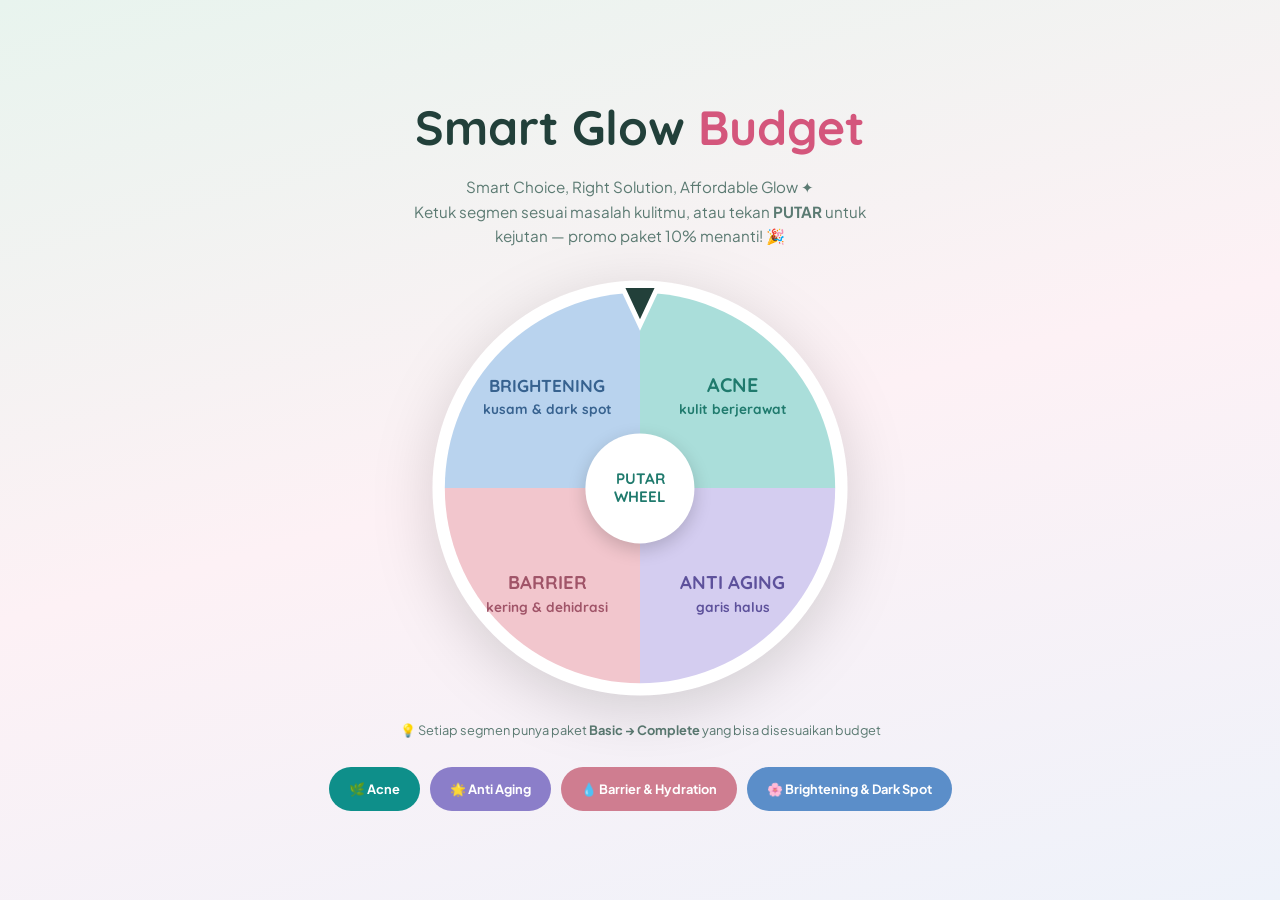
<file: index.html>
<!DOCTYPE html>
<html lang="id">
<head>
<meta charset="UTF-8">
<meta name="viewport" content="width=device-width, initial-scale=1.0">
<title>Smart Glow Budget — Putar Wheel & Temukan Solusi Kulitmu</title>
<meta name="description" content="Pilih skin problem kamu, putar wheel, dan temukan paket skincare Wardah sesuai budget. Promo paket 10%!">
<link rel="preconnect" href="https://fonts.googleapis.com">
<link rel="preconnect" href="https://fonts.gstatic.com" crossorigin>
<link href="https://fonts.googleapis.com/css2?family=Quicksand:wght@500;600;700&family=Plus+Jakarta+Sans:wght@400;500;600;700;800&display=swap" rel="stylesheet">
<link rel="stylesheet" href="style.css">
</head>
<body>

<div class="landing">
  <h1>Smart Glow <em style="font-style:normal;color:#d4567c">Budget</em></h1>
  <p class="sub">Smart Choice, Right Solution, Affordable Glow ✦<br>Ketuk segmen sesuai masalah kulitmu, atau tekan <strong>PUTAR</strong> untuk kejutan — promo paket 10% menanti! 🎉</p>

  <div class="wheel-box">
    <svg viewBox="0 0 340 340" xmlns="http://www.w3.org/2000/svg">
      <circle cx="170" cy="170" r="168" fill="#ffffff"/>
      <g class="wheel-rot" id="wheelRot">
        <g transform="translate(170,170)">
          <path class="seg" data-href="acne.html" d="M0,0 L0,-158 A158,158 0 0 1 158,0 Z" fill="#aadeda"/>
          <path class="seg" data-href="anti-aging.html" d="M0,0 L158,0 A158,158 0 0 1 0,158 Z" fill="#d4cdf0"/>
          <path class="seg" data-href="barrier.html" d="M0,0 L0,158 A158,158 0 0 1 -158,0 Z" fill="#f2c6cd"/>
          <path class="seg" data-href="brightening.html" d="M0,0 L-158,0 A158,158 0 0 1 0,-158 Z" fill="#b9d3ee"/>
        </g>
        <g font-family="Quicksand,sans-serif" font-weight="700" text-anchor="middle" pointer-events="none">
          <text x="245" y="92" font-size="16" fill="#1f7a6d">ACNE</text>
          <text x="245" y="110" font-size="11" fill="#1f7a6d">kulit berjerawat</text>
          <text x="245" y="252" font-size="15" fill="#5d519b">ANTI AGING</text>
          <text x="245" y="270" font-size="11" fill="#5d519b">garis halus</text>
          <text x="95" y="252" font-size="15" fill="#a05468">BARRIER</text>
          <text x="95" y="270" font-size="11" fill="#a05468">kering &amp; dehidrasi</text>
          <text x="95" y="92" font-size="14" fill="#37628f">BRIGHTENING</text>
          <text x="95" y="110" font-size="11" fill="#37628f">kusam &amp; dark spot</text>
        </g>
      </g>
      <path d="M155,6 h30 l-15,32 Z" fill="#22403a" stroke="#ffffff" stroke-width="4"/>
    </svg>
    <button class="spin-btn" id="spinBtn">PUTAR<br>WHEEL</button>
  </div>

  <p class="hint">💡 Setiap segmen punya paket <strong>Basic → Complete</strong> yang bisa disesuaikan budget</p>

  <div class="seg-links">
    <a class="seg-link" style="background:#0e8f8a" href="acne.html">🌿 Acne</a>
    <a class="seg-link" style="background:#8b7ec9" href="anti-aging.html">🌟 Anti Aging</a>
    <a class="seg-link" style="background:#cf7d90" href="barrier.html">💧 Barrier &amp; Hydration</a>
    <a class="seg-link" style="background:#5b8ec9" href="brightening.html">🌸 Brightening &amp; Dark Spot</a>
  </div>
</div>

<script>
const segs = [
  {href:"acne.html",       mid:45},   /* sudut tengah segmen (searah jarum jam dari atas) */
  {href:"anti-aging.html", mid:135},
  {href:"barrier.html", mid:225},
  {href:"brightening.html",mid:315}
];
document.querySelectorAll(".seg").forEach(s=>{
  s.addEventListener("click", ()=>{ window.location.href = s.dataset.href; });
});
let spinning = false;
document.getElementById("spinBtn").addEventListener("click", ()=>{
  if(spinning) return;
  spinning = true;
  const pick = segs[Math.floor(Math.random()*segs.length)];
  /* pointer di atas (0°). Putar sehingga tengah segmen terpilih berada di atas */
  const target = 360*5 + (360 - pick.mid);
  const rot = document.getElementById("wheelRot");
  rot.style.transform = `rotate(${target}deg)`;
  setTimeout(()=>{ window.location.href = pick.href; }, 4300);
});
</script>
</body>
</html>
</file>
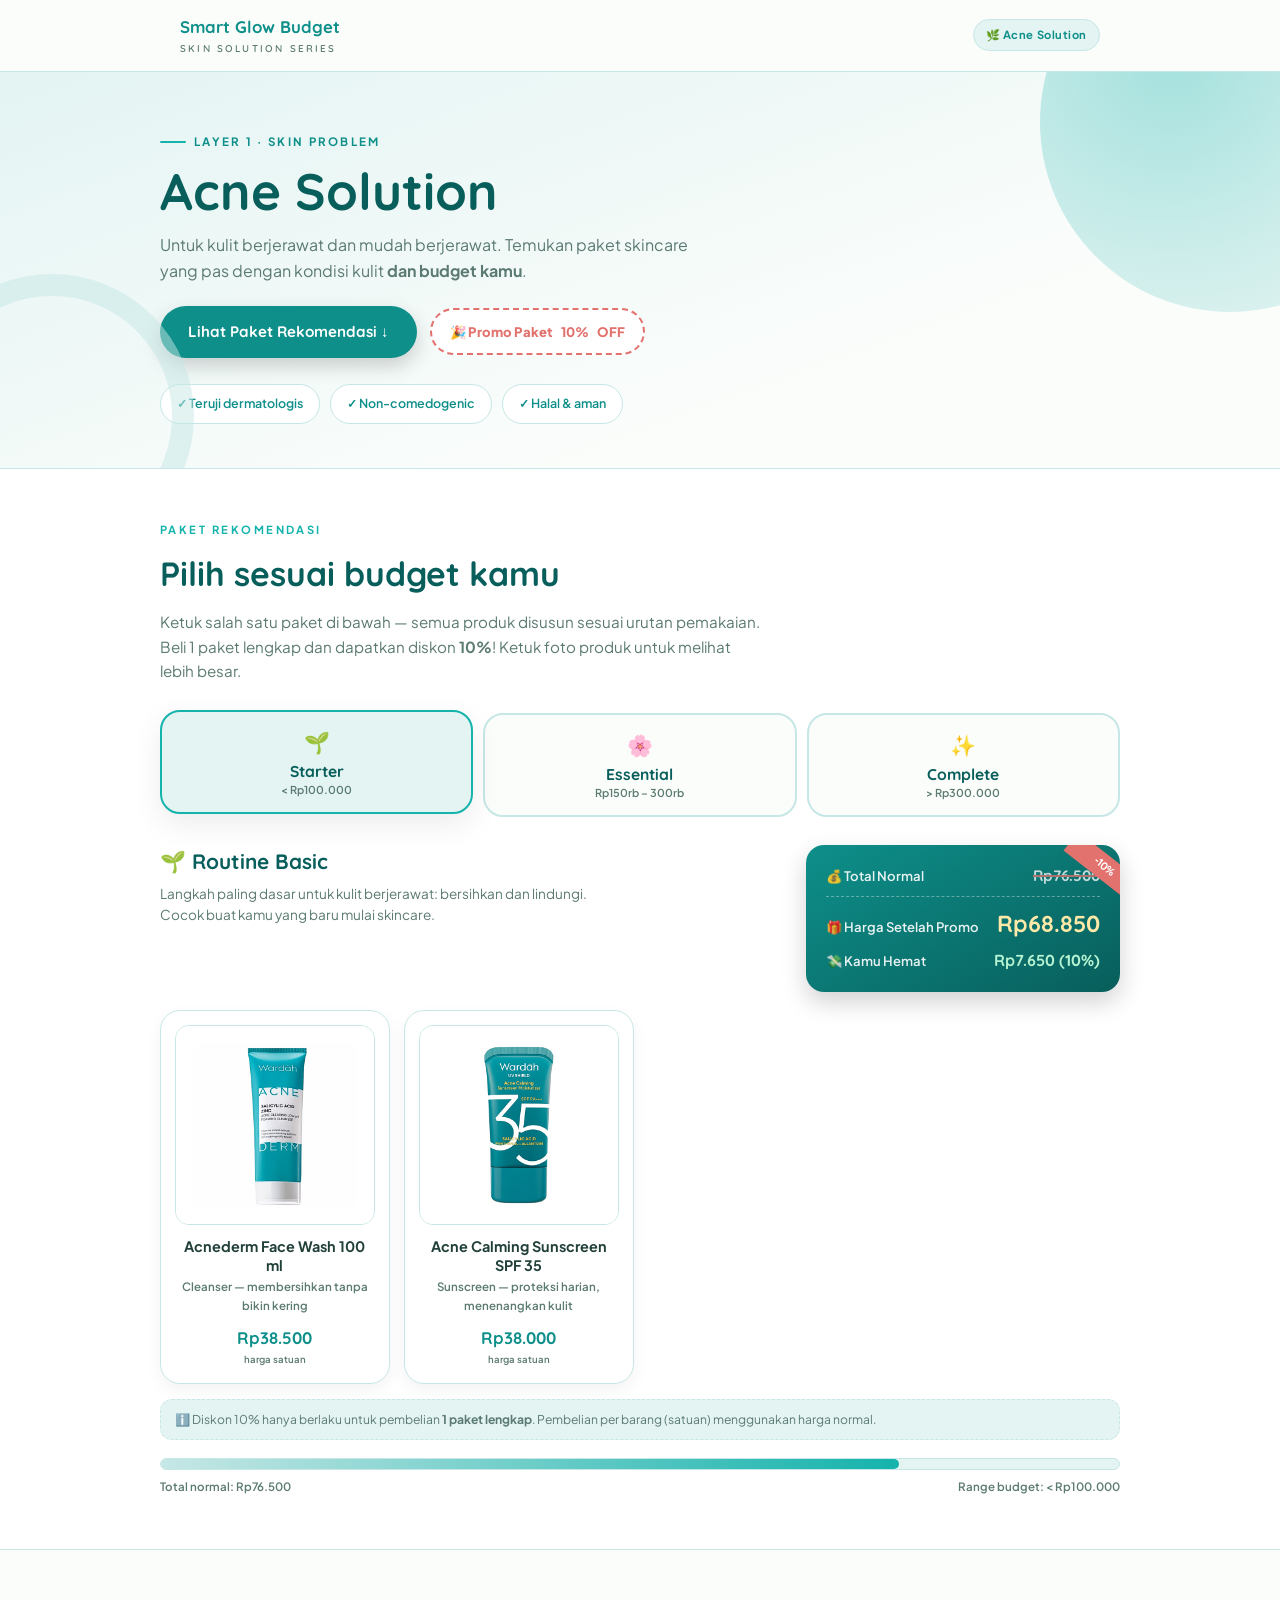
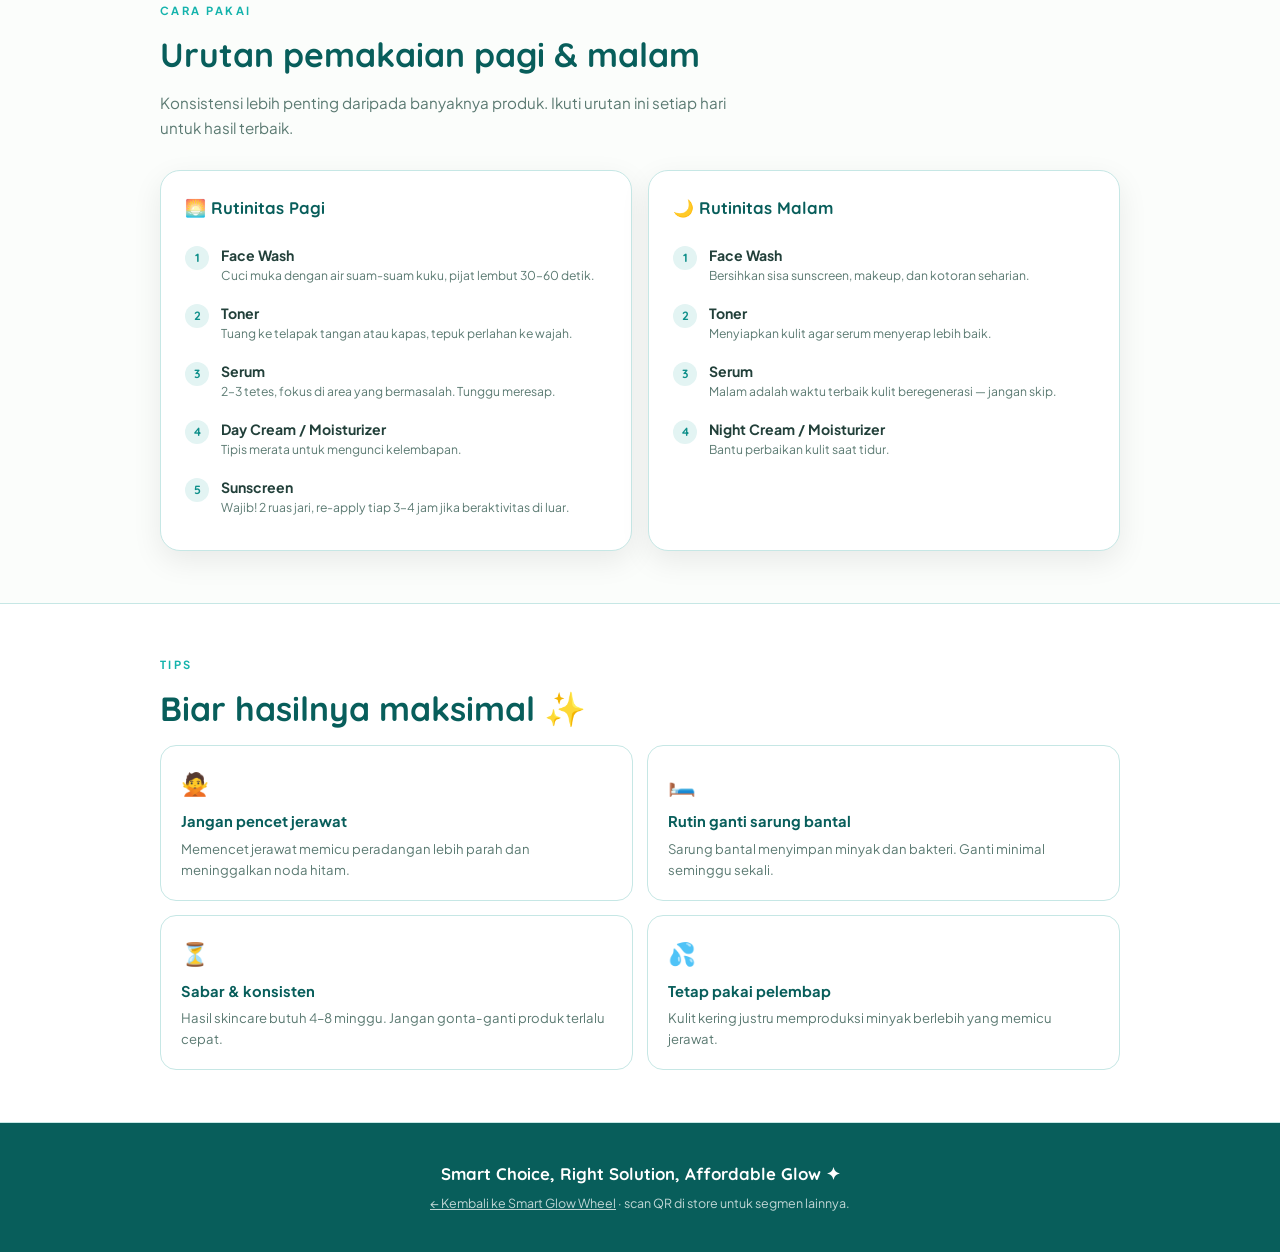
<file: acne.html>
<!DOCTYPE html>
<html lang="id">
<head>
<meta charset="UTF-8">
<meta name="viewport" content="width=device-width, initial-scale=1.0">
<title>Acne Solution — Smart Glow Budget</title>
<meta name="description" content="Rekomendasi paket skincare Wardah sesuai budget kamu — promo paket 10%.">
<link rel="preconnect" href="https://fonts.googleapis.com">
<link rel="preconnect" href="https://fonts.gstatic.com" crossorigin>
<link href="https://fonts.googleapis.com/css2?family=Quicksand:wght@500;600;700&family=Plus+Jakarta+Sans:wght@400;500;600;700;800&display=swap" rel="stylesheet">
<link rel="stylesheet" href="style.css">
</head>
<body data-segment="acne">

<header>
  <div class="header-inner">
    <a class="brand" href="index.html">Smart Glow Budget<small>Skin Solution Series</small></a>
    <span class="header-tag"><span data-seg-emoji></span> <span data-seg-nama></span></span>
  </div>
</header>

<div class="hero">
  <div class="hero-inner">
    <span class="hero-eyebrow">Layer 1 · Skin Problem</span>
    <h1><span data-seg-nama></span></h1>
    <p class="lead"><span data-seg-desc></span>. Temukan paket skincare yang pas dengan kondisi kulit <strong>dan budget kamu</strong>.</p>
    <a href="#paket" class="hero-cta">Lihat Paket Rekomendasi ↓</a>
    <span class="promo-banner">🎉 Promo Paket <span data-promo-pct></span> OFF</span>
    <div class="hero-facts">
      <span class="fact">✓ Teruji dermatologis</span>
      <span class="fact">✓ Non-comedogenic</span>
      <span class="fact">✓ Halal & aman</span>
    </div>
  </div>
</div>

<section class="tiers" id="paket">
  <div class="wrap">
    <p class="sec-eyebrow">Paket Rekomendasi</p>
    <h2 class="sec-title">Pilih sesuai budget kamu</h2>
    <p class="sec-desc">Ketuk salah satu paket di bawah — semua produk disusun sesuai urutan pemakaian. Beli 1 paket lengkap dan dapatkan diskon <strong data-promo-pct></strong>! Ketuk foto produk untuk melihat lebih besar.</p>
    <div class="tier-tabs" id="tier-tabs" role="tablist" aria-label="Pilihan paket"></div>
    <div id="tier-panels"></div>
  </div>
</section>

<section>
  <div class="wrap">
    <p class="sec-eyebrow">Cara Pakai</p>
    <h2 class="sec-title">Urutan pemakaian pagi & malam</h2>
    <p class="sec-desc">Konsistensi lebih penting daripada banyaknya produk. Ikuti urutan ini setiap hari untuk hasil terbaik.</p>
    <div class="routine-grid">
      <div class="routine-card">
        <h3>🌅 Rutinitas Pagi</h3>
        <ol>
          <li><span><strong>Face Wash</strong><small>Cuci muka dengan air suam-suam kuku, pijat lembut 30–60 detik.</small></span></li>
          <li><span><strong>Toner</strong><small>Tuang ke telapak tangan atau kapas, tepuk perlahan ke wajah.</small></span></li>
          <li><span><strong>Serum</strong><small>2–3 tetes, fokus di area yang bermasalah. Tunggu meresap.</small></span></li>
          <li><span><strong>Day Cream / Moisturizer</strong><small>Tipis merata untuk mengunci kelembapan.</small></span></li>
          <li><span><strong>Sunscreen</strong><small>Wajib! 2 ruas jari, re-apply tiap 3–4 jam jika beraktivitas di luar.</small></span></li>
        </ol>
      </div>
      <div class="routine-card">
        <h3>🌙 Rutinitas Malam</h3>
        <ol>
          <li><span><strong>Face Wash</strong><small>Bersihkan sisa sunscreen, makeup, dan kotoran seharian.</small></span></li>
          <li><span><strong>Toner</strong><small>Menyiapkan kulit agar serum menyerap lebih baik.</small></span></li>
          <li><span><strong>Serum</strong><small>Malam adalah waktu terbaik kulit beregenerasi — jangan skip.</small></span></li>
          <li><span><strong>Night Cream / Moisturizer</strong><small>Bantu perbaikan kulit saat tidur.</small></span></li>
        </ol>
      </div>
    </div>
  </div>
</section>

<section style="background:#fff;border-top:1px solid var(--border);border-bottom:1px solid var(--border)">
  <div class="wrap">
    <p class="sec-eyebrow">Tips</p>
    <h2 class="sec-title">Biar hasilnya maksimal ✨</h2>
    <div class="tips-grid" id="tips-grid"></div>
  </div>
</section>

<footer>
  <div class="f-tag">Smart Choice, Right Solution, Affordable Glow ✦</div>
  <p><a href="index.html">← Kembali ke Smart Glow Wheel</a> · scan QR di store untuk segmen lainnya.</p>
</footer>

<div class="lightbox" id="lightbox">
  <div class="lb-card">
    <div class="lb-img"></div>
    <div class="lb-body">
      <h4 class="lb-title"></h4>
      <p class="lb-sub"></p>
      <div class="lb-price"></div>
      <button class="lb-close">Tutup</button>
    </div>
  </div>
</div>

<script src="data.js"></script>
<script src="app.js"></script>
</body>
</html>
</file>
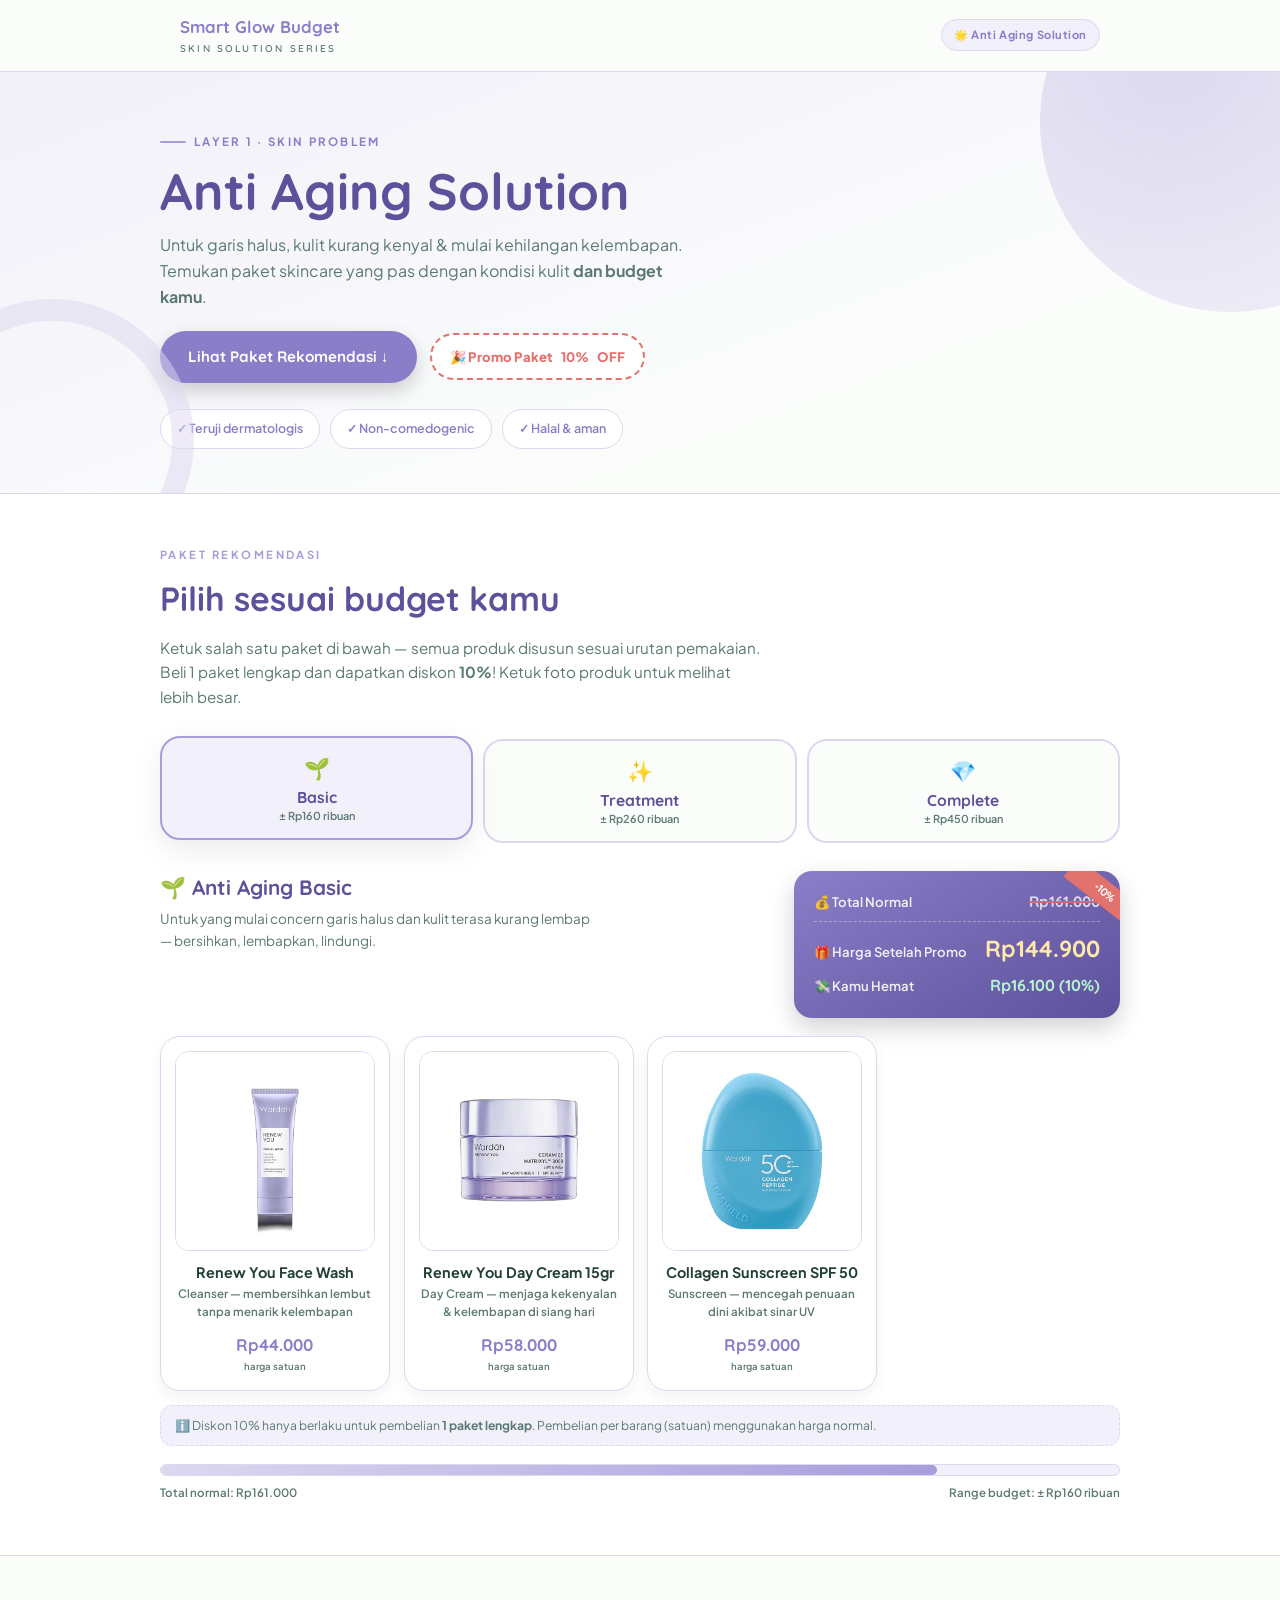
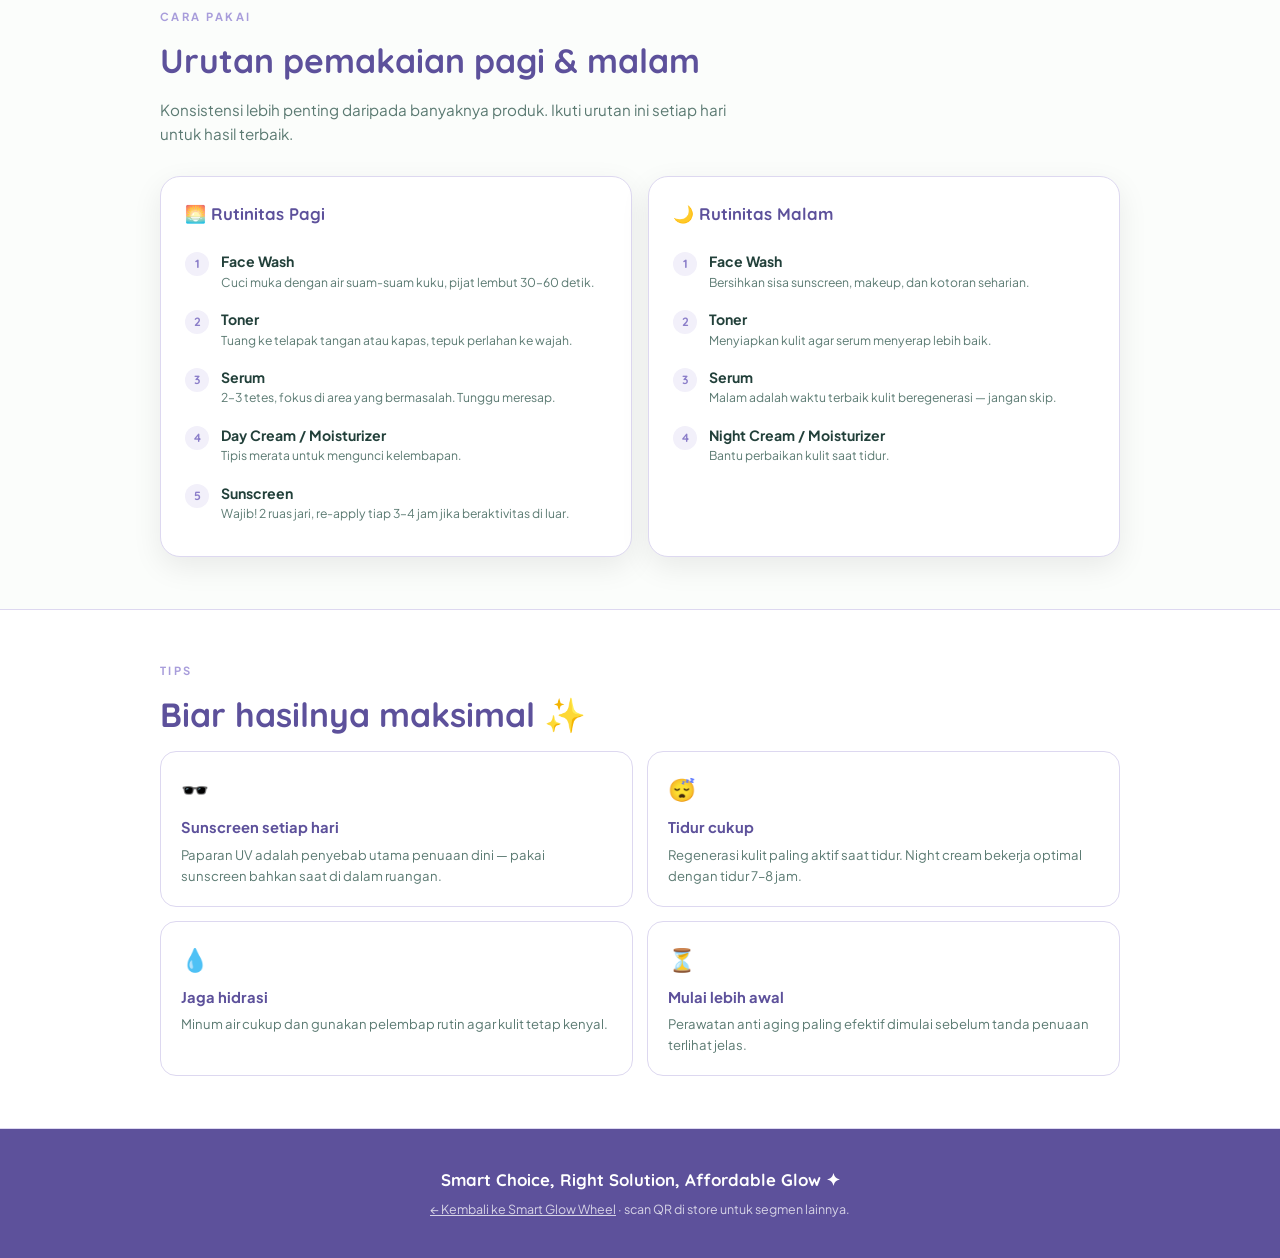
<file: anti-aging.html>
<!DOCTYPE html>
<html lang="id">
<head>
<meta charset="UTF-8">
<meta name="viewport" content="width=device-width, initial-scale=1.0">
<title>Anti Aging Solution — Smart Glow Budget</title>
<meta name="description" content="Rekomendasi paket skincare Wardah sesuai budget kamu — promo paket 10%.">
<link rel="preconnect" href="https://fonts.googleapis.com">
<link rel="preconnect" href="https://fonts.gstatic.com" crossorigin>
<link href="https://fonts.googleapis.com/css2?family=Quicksand:wght@500;600;700&family=Plus+Jakarta+Sans:wght@400;500;600;700;800&display=swap" rel="stylesheet">
<link rel="stylesheet" href="style.css">
</head>
<body data-segment="anti-aging">

<header>
  <div class="header-inner">
    <a class="brand" href="index.html">Smart Glow Budget<small>Skin Solution Series</small></a>
    <span class="header-tag"><span data-seg-emoji></span> <span data-seg-nama></span></span>
  </div>
</header>

<div class="hero">
  <div class="hero-inner">
    <span class="hero-eyebrow">Layer 1 · Skin Problem</span>
    <h1><span data-seg-nama></span></h1>
    <p class="lead"><span data-seg-desc></span>. Temukan paket skincare yang pas dengan kondisi kulit <strong>dan budget kamu</strong>.</p>
    <a href="#paket" class="hero-cta">Lihat Paket Rekomendasi ↓</a>
    <span class="promo-banner">🎉 Promo Paket <span data-promo-pct></span> OFF</span>
    <div class="hero-facts">
      <span class="fact">✓ Teruji dermatologis</span>
      <span class="fact">✓ Non-comedogenic</span>
      <span class="fact">✓ Halal & aman</span>
    </div>
  </div>
</div>

<section class="tiers" id="paket">
  <div class="wrap">
    <p class="sec-eyebrow">Paket Rekomendasi</p>
    <h2 class="sec-title">Pilih sesuai budget kamu</h2>
    <p class="sec-desc">Ketuk salah satu paket di bawah — semua produk disusun sesuai urutan pemakaian. Beli 1 paket lengkap dan dapatkan diskon <strong data-promo-pct></strong>! Ketuk foto produk untuk melihat lebih besar.</p>
    <div class="tier-tabs" id="tier-tabs" role="tablist" aria-label="Pilihan paket"></div>
    <div id="tier-panels"></div>
  </div>
</section>

<section>
  <div class="wrap">
    <p class="sec-eyebrow">Cara Pakai</p>
    <h2 class="sec-title">Urutan pemakaian pagi & malam</h2>
    <p class="sec-desc">Konsistensi lebih penting daripada banyaknya produk. Ikuti urutan ini setiap hari untuk hasil terbaik.</p>
    <div class="routine-grid">
      <div class="routine-card">
        <h3>🌅 Rutinitas Pagi</h3>
        <ol>
          <li><span><strong>Face Wash</strong><small>Cuci muka dengan air suam-suam kuku, pijat lembut 30–60 detik.</small></span></li>
          <li><span><strong>Toner</strong><small>Tuang ke telapak tangan atau kapas, tepuk perlahan ke wajah.</small></span></li>
          <li><span><strong>Serum</strong><small>2–3 tetes, fokus di area yang bermasalah. Tunggu meresap.</small></span></li>
          <li><span><strong>Day Cream / Moisturizer</strong><small>Tipis merata untuk mengunci kelembapan.</small></span></li>
          <li><span><strong>Sunscreen</strong><small>Wajib! 2 ruas jari, re-apply tiap 3–4 jam jika beraktivitas di luar.</small></span></li>
        </ol>
      </div>
      <div class="routine-card">
        <h3>🌙 Rutinitas Malam</h3>
        <ol>
          <li><span><strong>Face Wash</strong><small>Bersihkan sisa sunscreen, makeup, dan kotoran seharian.</small></span></li>
          <li><span><strong>Toner</strong><small>Menyiapkan kulit agar serum menyerap lebih baik.</small></span></li>
          <li><span><strong>Serum</strong><small>Malam adalah waktu terbaik kulit beregenerasi — jangan skip.</small></span></li>
          <li><span><strong>Night Cream / Moisturizer</strong><small>Bantu perbaikan kulit saat tidur.</small></span></li>
        </ol>
      </div>
    </div>
  </div>
</section>

<section style="background:#fff;border-top:1px solid var(--border);border-bottom:1px solid var(--border)">
  <div class="wrap">
    <p class="sec-eyebrow">Tips</p>
    <h2 class="sec-title">Biar hasilnya maksimal ✨</h2>
    <div class="tips-grid" id="tips-grid"></div>
  </div>
</section>

<footer>
  <div class="f-tag">Smart Choice, Right Solution, Affordable Glow ✦</div>
  <p><a href="index.html">← Kembali ke Smart Glow Wheel</a> · scan QR di store untuk segmen lainnya.</p>
</footer>

<div class="lightbox" id="lightbox">
  <div class="lb-card">
    <div class="lb-img"></div>
    <div class="lb-body">
      <h4 class="lb-title"></h4>
      <p class="lb-sub"></p>
      <div class="lb-price"></div>
      <button class="lb-close">Tutup</button>
    </div>
  </div>
</div>

<script src="data.js"></script>
<script src="app.js"></script>
</body>
</html>
</file>
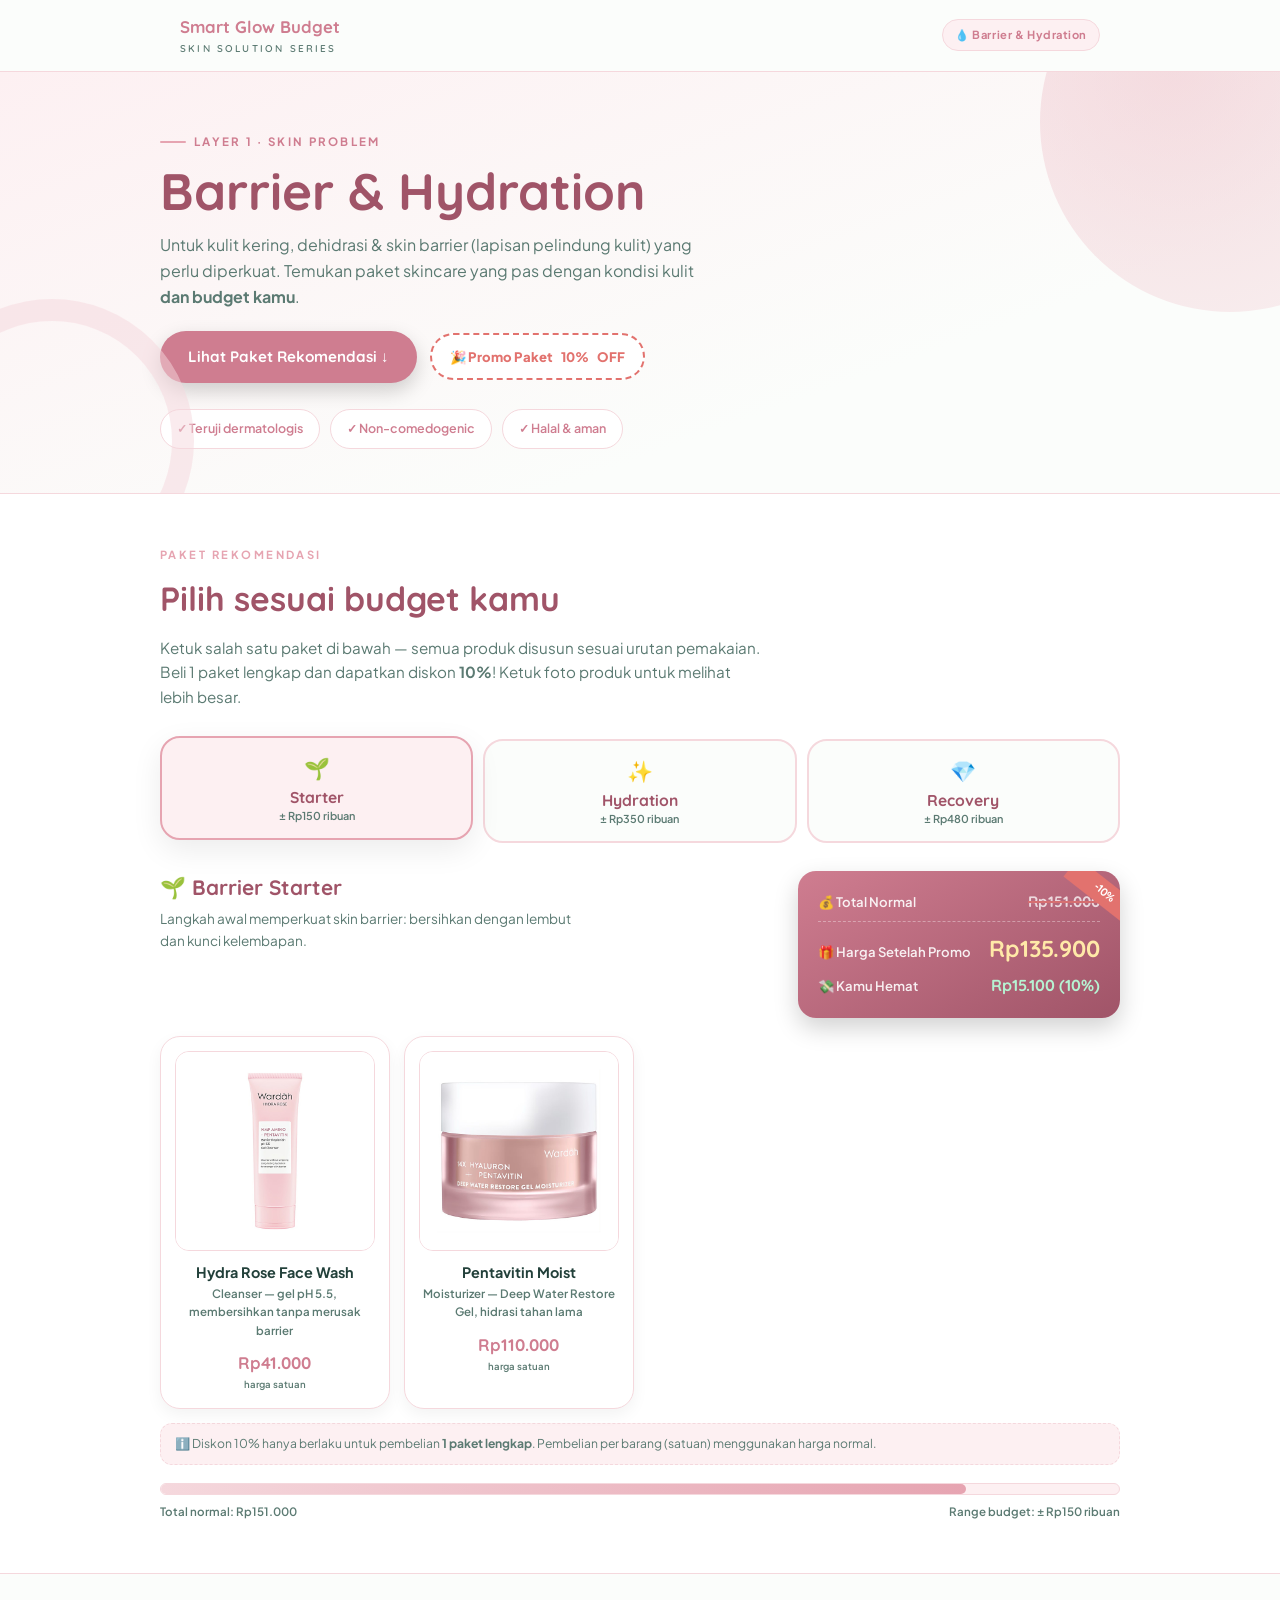
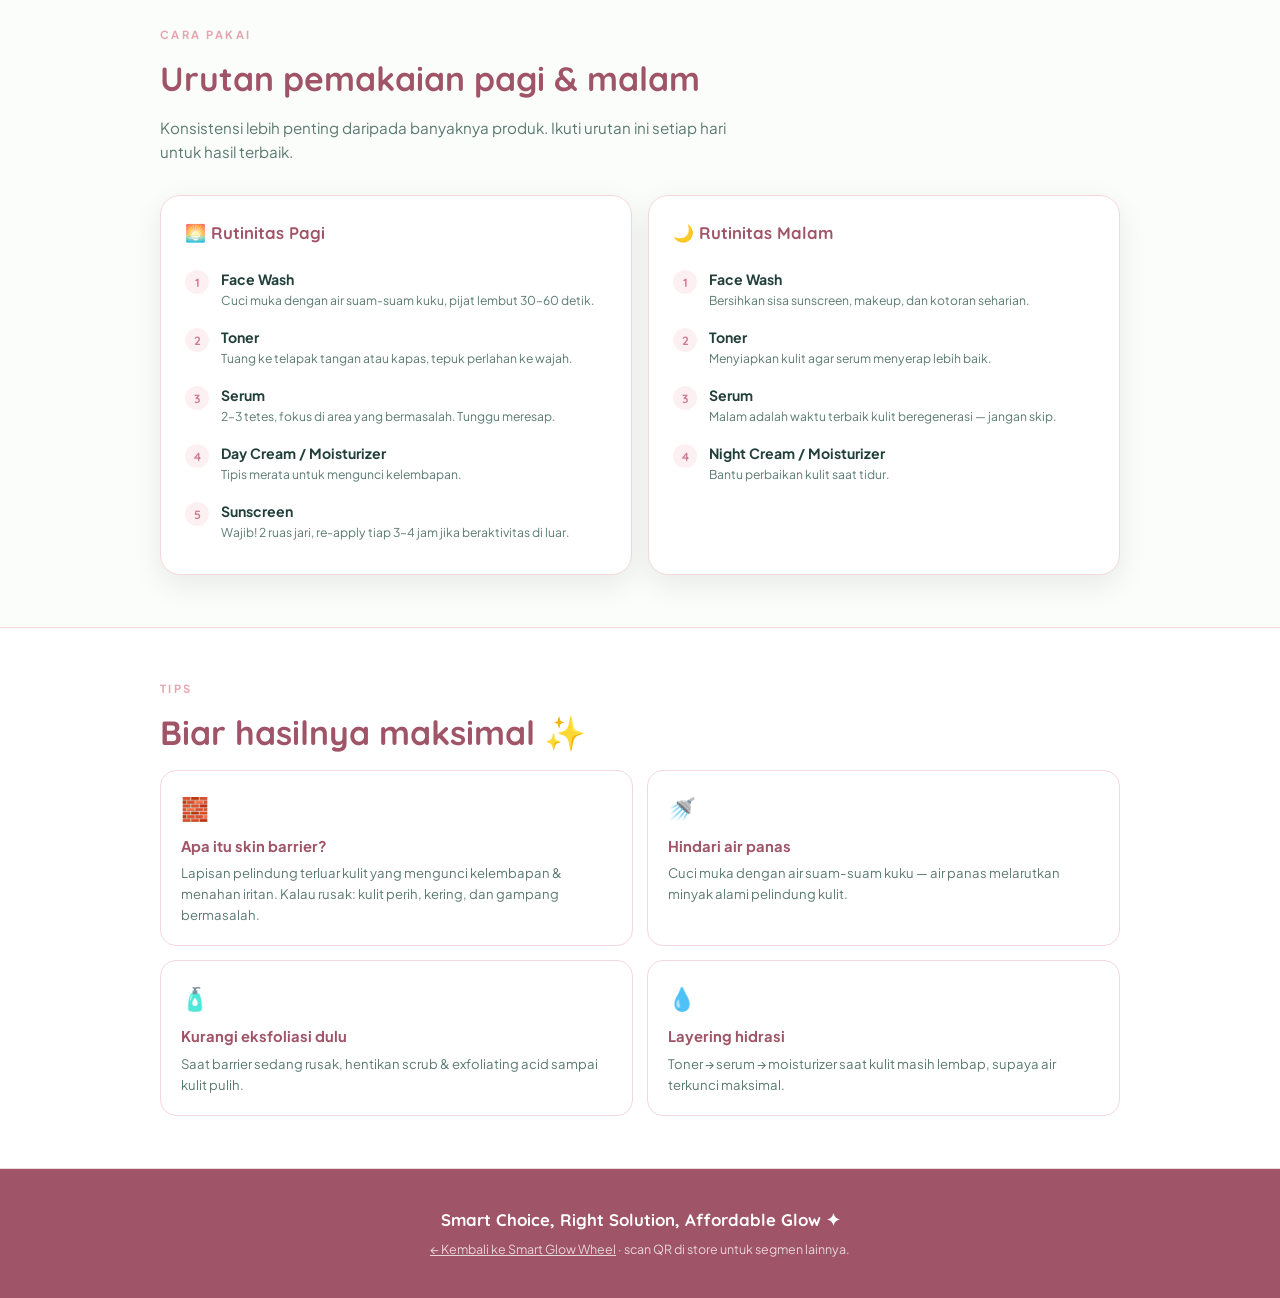
<file: barrier.html>
<!DOCTYPE html>
<html lang="id">
<head>
<meta charset="UTF-8">
<meta name="viewport" content="width=device-width, initial-scale=1.0">
<title>Barrier & Hydration — Smart Glow Budget</title>
<meta name="description" content="Rekomendasi paket skincare Wardah sesuai budget kamu — promo paket 10%.">
<link rel="preconnect" href="https://fonts.googleapis.com">
<link rel="preconnect" href="https://fonts.gstatic.com" crossorigin>
<link href="https://fonts.googleapis.com/css2?family=Quicksand:wght@500;600;700&family=Plus+Jakarta+Sans:wght@400;500;600;700;800&display=swap" rel="stylesheet">
<link rel="stylesheet" href="style.css">
</head>
<body data-segment="barrier">

<header>
  <div class="header-inner">
    <a class="brand" href="index.html">Smart Glow Budget<small>Skin Solution Series</small></a>
    <span class="header-tag"><span data-seg-emoji></span> <span data-seg-nama></span></span>
  </div>
</header>

<div class="hero">
  <div class="hero-inner">
    <span class="hero-eyebrow">Layer 1 · Skin Problem</span>
    <h1><span data-seg-nama></span></h1>
    <p class="lead"><span data-seg-desc></span>. Temukan paket skincare yang pas dengan kondisi kulit <strong>dan budget kamu</strong>.</p>
    <a href="#paket" class="hero-cta">Lihat Paket Rekomendasi ↓</a>
    <span class="promo-banner">🎉 Promo Paket <span data-promo-pct></span> OFF</span>
    <div class="hero-facts">
      <span class="fact">✓ Teruji dermatologis</span>
      <span class="fact">✓ Non-comedogenic</span>
      <span class="fact">✓ Halal & aman</span>
    </div>
  </div>
</div>

<section class="tiers" id="paket">
  <div class="wrap">
    <p class="sec-eyebrow">Paket Rekomendasi</p>
    <h2 class="sec-title">Pilih sesuai budget kamu</h2>
    <p class="sec-desc">Ketuk salah satu paket di bawah — semua produk disusun sesuai urutan pemakaian. Beli 1 paket lengkap dan dapatkan diskon <strong data-promo-pct></strong>! Ketuk foto produk untuk melihat lebih besar.</p>
    <div class="tier-tabs" id="tier-tabs" role="tablist" aria-label="Pilihan paket"></div>
    <div id="tier-panels"></div>
  </div>
</section>

<section>
  <div class="wrap">
    <p class="sec-eyebrow">Cara Pakai</p>
    <h2 class="sec-title">Urutan pemakaian pagi & malam</h2>
    <p class="sec-desc">Konsistensi lebih penting daripada banyaknya produk. Ikuti urutan ini setiap hari untuk hasil terbaik.</p>
    <div class="routine-grid">
      <div class="routine-card">
        <h3>🌅 Rutinitas Pagi</h3>
        <ol>
          <li><span><strong>Face Wash</strong><small>Cuci muka dengan air suam-suam kuku, pijat lembut 30–60 detik.</small></span></li>
          <li><span><strong>Toner</strong><small>Tuang ke telapak tangan atau kapas, tepuk perlahan ke wajah.</small></span></li>
          <li><span><strong>Serum</strong><small>2–3 tetes, fokus di area yang bermasalah. Tunggu meresap.</small></span></li>
          <li><span><strong>Day Cream / Moisturizer</strong><small>Tipis merata untuk mengunci kelembapan.</small></span></li>
          <li><span><strong>Sunscreen</strong><small>Wajib! 2 ruas jari, re-apply tiap 3–4 jam jika beraktivitas di luar.</small></span></li>
        </ol>
      </div>
      <div class="routine-card">
        <h3>🌙 Rutinitas Malam</h3>
        <ol>
          <li><span><strong>Face Wash</strong><small>Bersihkan sisa sunscreen, makeup, dan kotoran seharian.</small></span></li>
          <li><span><strong>Toner</strong><small>Menyiapkan kulit agar serum menyerap lebih baik.</small></span></li>
          <li><span><strong>Serum</strong><small>Malam adalah waktu terbaik kulit beregenerasi — jangan skip.</small></span></li>
          <li><span><strong>Night Cream / Moisturizer</strong><small>Bantu perbaikan kulit saat tidur.</small></span></li>
        </ol>
      </div>
    </div>
  </div>
</section>

<section style="background:#fff;border-top:1px solid var(--border);border-bottom:1px solid var(--border)">
  <div class="wrap">
    <p class="sec-eyebrow">Tips</p>
    <h2 class="sec-title">Biar hasilnya maksimal ✨</h2>
    <div class="tips-grid" id="tips-grid"></div>
  </div>
</section>

<footer>
  <div class="f-tag">Smart Choice, Right Solution, Affordable Glow ✦</div>
  <p><a href="index.html">← Kembali ke Smart Glow Wheel</a> · scan QR di store untuk segmen lainnya.</p>
</footer>

<div class="lightbox" id="lightbox">
  <div class="lb-card">
    <div class="lb-img"></div>
    <div class="lb-body">
      <h4 class="lb-title"></h4>
      <p class="lb-sub"></p>
      <div class="lb-price"></div>
      <button class="lb-close">Tutup</button>
    </div>
  </div>
</div>

<script src="data.js"></script>
<script src="app.js"></script>
</body>
</html>
</file>
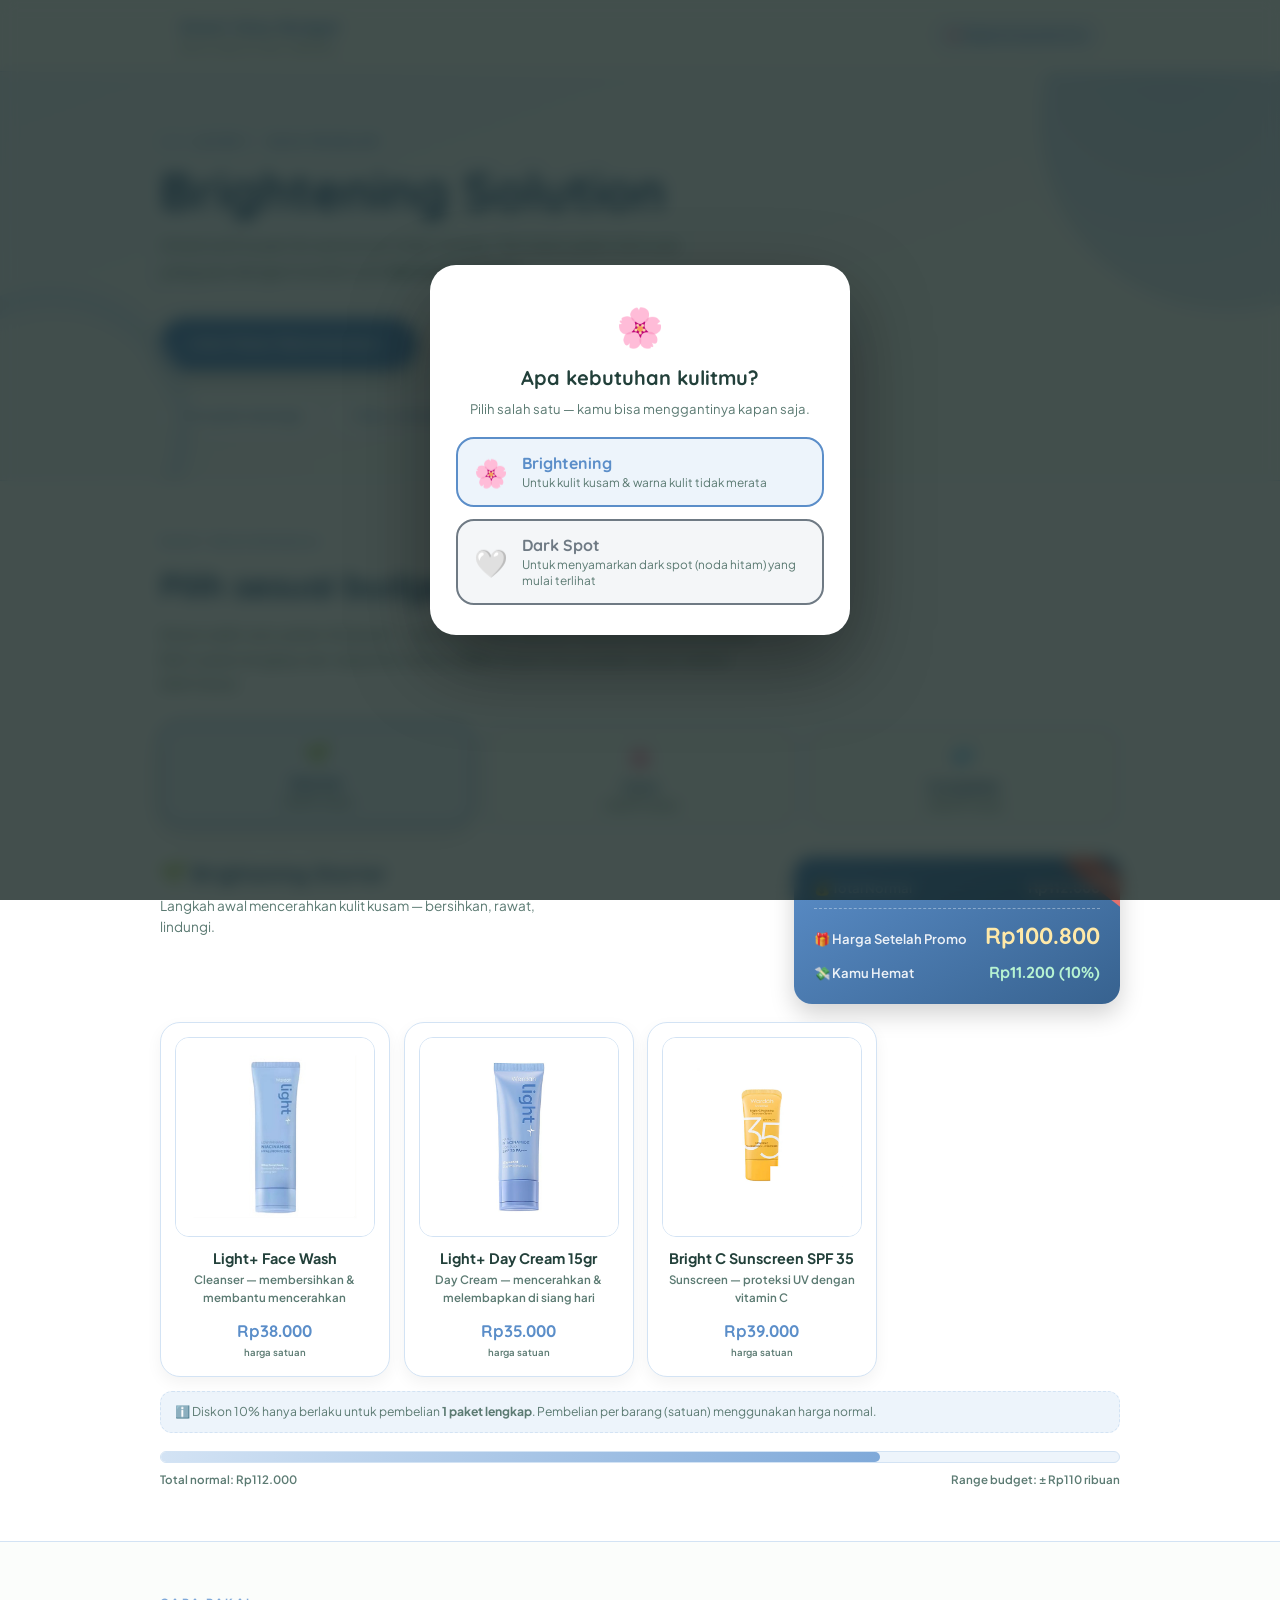
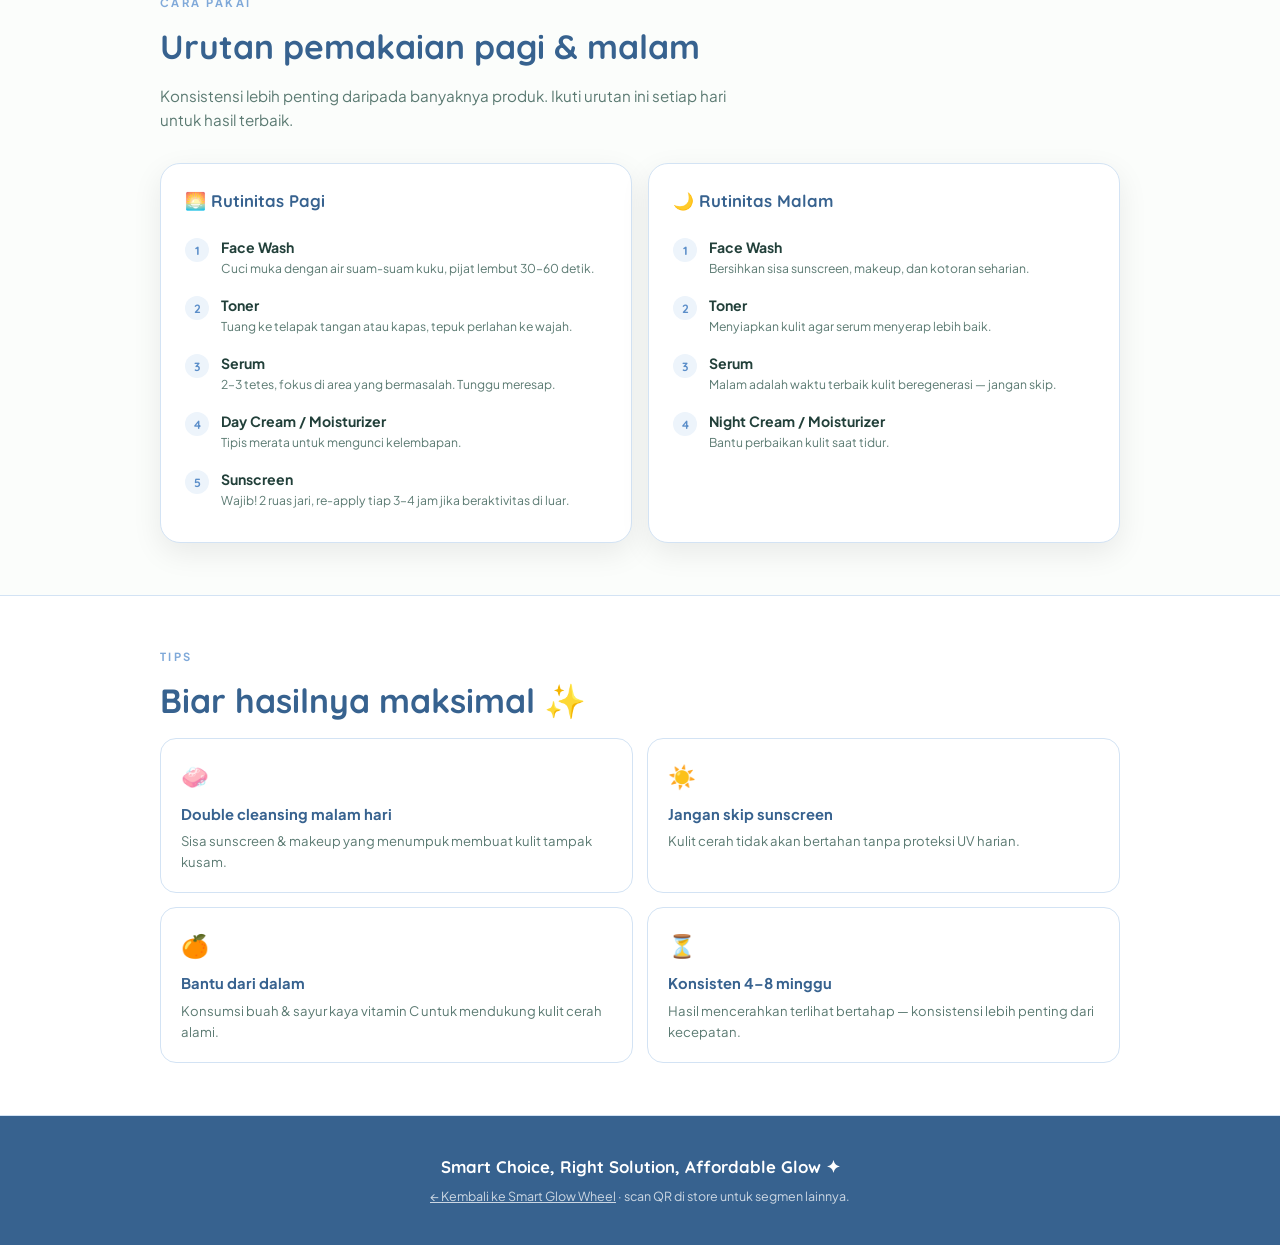
<file: brightening.html>
<!DOCTYPE html>
<html lang="id">
<head>
<meta charset="UTF-8">
<meta name="viewport" content="width=device-width, initial-scale=1.0">
<title>Brightening Solution — Smart Glow Budget</title>
<meta name="description" content="Rekomendasi paket skincare Wardah sesuai budget kamu — promo paket 10%.">
<link rel="preconnect" href="https://fonts.googleapis.com">
<link rel="preconnect" href="https://fonts.gstatic.com" crossorigin>
<link href="https://fonts.googleapis.com/css2?family=Quicksand:wght@500;600;700&family=Plus+Jakarta+Sans:wght@400;500;600;700;800&display=swap" rel="stylesheet">
<link rel="stylesheet" href="style.css">
</head>
<body data-segment="brightening" data-sub="brightening,dark-spot">

<header>
  <div class="header-inner">
    <a class="brand" href="index.html">Smart Glow Budget<small>Skin Solution Series</small></a>
    <span class="header-tag"><span data-seg-emoji></span> <span data-seg-nama></span></span>
  </div>
</header>

<div class="hero">
  <div class="hero-inner">
    <span class="hero-eyebrow">Layer 1 · Skin Problem</span>
    <h1><span data-seg-nama></span></h1>
    <p class="lead"><span data-seg-desc></span>. Temukan paket skincare yang pas dengan kondisi kulit <strong>dan budget kamu</strong>.</p>
    <a href="#paket" class="hero-cta">Lihat Paket Rekomendasi ↓</a>
    <span class="promo-banner">🎉 Promo Paket <span data-promo-pct></span> OFF</span>
    <div class="hero-facts">
      <span class="fact">✓ Teruji dermatologis</span>
      <span class="fact">✓ Non-comedogenic</span>
      <span class="fact">✓ Halal & aman</span>
    </div>
  </div>
</div>

<section class="tiers" id="paket">
  <div class="wrap">
    <p class="sec-eyebrow">Paket Rekomendasi</p>
    <h2 class="sec-title">Pilih sesuai budget kamu</h2>
    <p class="sec-desc">Ketuk salah satu paket di bawah — semua produk disusun sesuai urutan pemakaian. Beli 1 paket lengkap dan dapatkan diskon <strong data-promo-pct></strong>! Ketuk foto produk untuk melihat lebih besar.</p>
    <div class="tier-tabs" id="tier-tabs" role="tablist" aria-label="Pilihan paket"></div>
    <div id="tier-panels"></div>
  </div>
</section>

<section>
  <div class="wrap">
    <p class="sec-eyebrow">Cara Pakai</p>
    <h2 class="sec-title">Urutan pemakaian pagi & malam</h2>
    <p class="sec-desc">Konsistensi lebih penting daripada banyaknya produk. Ikuti urutan ini setiap hari untuk hasil terbaik.</p>
    <div class="routine-grid">
      <div class="routine-card">
        <h3>🌅 Rutinitas Pagi</h3>
        <ol>
          <li><span><strong>Face Wash</strong><small>Cuci muka dengan air suam-suam kuku, pijat lembut 30–60 detik.</small></span></li>
          <li><span><strong>Toner</strong><small>Tuang ke telapak tangan atau kapas, tepuk perlahan ke wajah.</small></span></li>
          <li><span><strong>Serum</strong><small>2–3 tetes, fokus di area yang bermasalah. Tunggu meresap.</small></span></li>
          <li><span><strong>Day Cream / Moisturizer</strong><small>Tipis merata untuk mengunci kelembapan.</small></span></li>
          <li><span><strong>Sunscreen</strong><small>Wajib! 2 ruas jari, re-apply tiap 3–4 jam jika beraktivitas di luar.</small></span></li>
        </ol>
      </div>
      <div class="routine-card">
        <h3>🌙 Rutinitas Malam</h3>
        <ol>
          <li><span><strong>Face Wash</strong><small>Bersihkan sisa sunscreen, makeup, dan kotoran seharian.</small></span></li>
          <li><span><strong>Toner</strong><small>Menyiapkan kulit agar serum menyerap lebih baik.</small></span></li>
          <li><span><strong>Serum</strong><small>Malam adalah waktu terbaik kulit beregenerasi — jangan skip.</small></span></li>
          <li><span><strong>Night Cream / Moisturizer</strong><small>Bantu perbaikan kulit saat tidur.</small></span></li>
        </ol>
      </div>
    </div>
  </div>
</section>

<section style="background:#fff;border-top:1px solid var(--border);border-bottom:1px solid var(--border)">
  <div class="wrap">
    <p class="sec-eyebrow">Tips</p>
    <h2 class="sec-title">Biar hasilnya maksimal ✨</h2>
    <div class="tips-grid" id="tips-grid"></div>
  </div>
</section>

<footer>
  <div class="f-tag">Smart Choice, Right Solution, Affordable Glow ✦</div>
  <p><a href="index.html">← Kembali ke Smart Glow Wheel</a> · scan QR di store untuk segmen lainnya.</p>
</footer>

<div class="lightbox" id="lightbox">
  <div class="lb-card">
    <div class="lb-img"></div>
    <div class="lb-body">
      <h4 class="lb-title"></h4>
      <p class="lb-sub"></p>
      <div class="lb-price"></div>
      <button class="lb-close">Tutup</button>
    </div>
  </div>
</div>

<script src="data.js"></script>
<script src="app.js"></script>
</body>
</html>
</file>
<file: style.css>
/* ============ SMART GLOW BUDGET — SHARED STYLES ============ */
:root{
  --utama:#1f7a6d; --tua:#12564e; --muda:#e7f4ec; --border:#d3ebdd; --aksen:#2a9d8f;
  --cream:#fbfdfb; --ink:#22403a; --ink-soft:#5b7a72; --coral:#e2726e; --gold:#c98a2d;
  --radius:20px; --shadow:0 10px 30px rgba(0,0,0,.08);
}
*{margin:0;padding:0;box-sizing:border-box}
html{scroll-behavior:smooth}
body{font-family:'Plus Jakarta Sans',sans-serif;background:var(--cream);color:var(--ink);line-height:1.6;-webkit-font-smoothing:antialiased}
h1,h2,h3,.display{font-family:'Quicksand',sans-serif}

/* Header */
header{position:sticky;top:0;z-index:50;background:rgba(251,253,251,.88);backdrop-filter:blur(12px);border-bottom:1px solid var(--border)}
.header-inner{max-width:960px;margin:0 auto;padding:14px 20px;display:flex;align-items:center;justify-content:space-between;gap:10px}
.brand{font-family:'Quicksand',sans-serif;font-weight:700;font-size:1.05rem;color:var(--utama);text-decoration:none}
.brand small{display:block;font-size:.62rem;font-weight:600;letter-spacing:.22em;color:var(--ink-soft);text-transform:uppercase}
.header-tag{font-size:.7rem;font-weight:700;background:var(--muda);color:var(--utama);border:1px solid var(--border);padding:6px 12px;border-radius:999px;letter-spacing:.05em;white-space:nowrap}

/* Hero */
.hero{position:relative;overflow:hidden;background:linear-gradient(160deg,var(--muda) 0%,var(--cream) 70%);padding:52px 20px 44px}
.hero::before{content:"";position:absolute;top:-140px;right:-140px;width:380px;height:380px;border-radius:50%;background:radial-gradient(circle at 35% 35%,var(--aksen),var(--border));opacity:.35}
.hero::after{content:"";position:absolute;bottom:-90px;left:-90px;width:240px;height:240px;border-radius:50%;border:22px solid var(--border);opacity:.5}
.hero-inner{position:relative;max-width:960px;margin:0 auto}
.hero-eyebrow{display:inline-flex;align-items:center;gap:8px;font-size:.72rem;font-weight:700;letter-spacing:.2em;text-transform:uppercase;color:var(--utama);margin-bottom:12px}
.hero-eyebrow::before{content:"";width:26px;height:2px;background:var(--aksen);border-radius:2px}
.hero h1{font-size:clamp(2.1rem,7vw,3.2rem);font-weight:700;color:var(--tua);line-height:1.12;margin-bottom:12px}
.hero h1 em{font-style:normal;color:var(--aksen)}
.hero p.lead{max-width:540px;font-size:1rem;color:var(--ink-soft);margin-bottom:22px}
.hero-cta{display:inline-block;background:var(--utama);color:#fff;font-family:'Quicksand',sans-serif;font-weight:700;font-size:.95rem;padding:14px 28px;border-radius:999px;text-decoration:none;box-shadow:0 8px 20px rgba(0,0,0,.18);transition:transform .2s}
.hero-cta:hover{transform:translateY(-2px)}
.promo-banner{display:inline-flex;align-items:center;gap:8px;margin-left:10px;background:#fff;border:2px dashed var(--coral);color:var(--coral);font-weight:800;font-size:.82rem;padding:11px 18px;border-radius:999px}
.hero-facts{display:flex;flex-wrap:wrap;gap:10px;margin-top:26px}
.fact{background:#fff;border:1px solid var(--border);padding:9px 16px;border-radius:999px;font-size:.78rem;font-weight:600;color:var(--utama)}

/* Sections */
section{padding:52px 20px}
.wrap{max-width:960px;margin:0 auto}
.sec-eyebrow{font-size:.7rem;font-weight:700;letter-spacing:.22em;text-transform:uppercase;color:var(--aksen);margin-bottom:8px}
.sec-title{font-size:clamp(1.5rem,4.5vw,2.1rem);font-weight:700;color:var(--tua);margin-bottom:10px}
.sec-desc{color:var(--ink-soft);max-width:600px;margin-bottom:30px;font-size:.95rem}

/* Tier tabs */
.tiers{background:#fff;border-top:1px solid var(--border);border-bottom:1px solid var(--border)}
.tier-tabs{display:grid;grid-template-columns:repeat(3,1fr);gap:10px;margin-bottom:28px}
.tier-tab{cursor:pointer;border:2px solid var(--border);background:var(--cream);border-radius:var(--radius);padding:16px 10px;text-align:center;transition:all .22s;font-family:'Plus Jakarta Sans',sans-serif}
.tier-tab .t-icon{font-size:1.3rem;display:block;margin-bottom:6px}
.tier-tab .t-name{font-family:'Quicksand',sans-serif;font-weight:700;font-size:.98rem;color:var(--tua)}
.tier-tab .t-range{font-size:.68rem;color:var(--ink-soft);font-weight:600;margin-top:2px;display:block}
.tier-tab.active{border-color:var(--aksen);background:var(--muda);box-shadow:var(--shadow);transform:translateY(-3px)}
.tier-tab:focus-visible{outline:3px solid var(--aksen);outline-offset:2px}
.tier-panel{display:none;animation:fadeUp .35s ease}
.tier-panel.active{display:block}
@keyframes fadeUp{from{opacity:0;transform:translateY(10px)}to{opacity:1;transform:none}}

/* Panel head */
.panel-head{display:flex;flex-wrap:wrap;align-items:flex-start;justify-content:space-between;gap:14px;margin-bottom:18px}
.panel-head h3{font-size:1.3rem;color:var(--tua)}
.panel-head .p-note{font-size:.85rem;color:var(--ink-soft);max-width:430px;margin-top:4px}

/* Promo summary */
.promo-box{background:linear-gradient(150deg,var(--utama),var(--tua));color:#fff;border-radius:18px;padding:16px 20px;min-width:250px;box-shadow:0 10px 24px rgba(0,0,0,.18);position:relative;overflow:hidden}
.promo-box::after{content:"-10%";position:absolute;top:10px;right:-26px;background:var(--coral);color:#fff;font-family:'Quicksand',sans-serif;font-weight:700;font-size:.7rem;padding:3px 30px;transform:rotate(38deg)}
.promo-row{display:flex;justify-content:space-between;align-items:baseline;gap:18px;padding:3px 0;font-size:.82rem}
.promo-row .lbl{opacity:.9;font-weight:600}
.promo-row .val{font-family:'Quicksand',sans-serif;font-weight:700}
.promo-row.normal .val{text-decoration:line-through;text-decoration-thickness:2px;text-decoration-color:var(--coral);opacity:.75;font-size:.95rem}
.promo-row.promo{border-top:1px dashed rgba(255,255,255,.35);margin-top:4px;padding-top:8px}
.promo-row.promo .val{font-size:1.45rem;color:#ffe9a8}
.promo-row.hemat .val{color:#b6f3d2;font-size:1rem}

/* Products */
.products{display:grid;grid-template-columns:repeat(auto-fill,minmax(210px,1fr));gap:14px}
.product{
  display:flex;flex-direction:column;text-align:center;
  background:#fff;border:1.5px solid var(--border);border-radius:20px;
  padding:14px 14px 16px;box-shadow:0 6px 16px rgba(0,0,0,.05);
  opacity:0;
  transition:transform .2s, box-shadow .2s;
}
.product:hover{transform:translateY(-4px);box-shadow:0 14px 28px rgba(0,0,0,.10)}
.product.pop{animation:cardPop .5s cubic-bezier(.22,1,.36,1) both}
@keyframes cardPop{
  from{opacity:0;transform:translateY(18px) scale(.9)}
  60%{opacity:1;transform:translateY(-3px) scale(1.02)}
  to{opacity:1;transform:translateY(0) scale(1)}
}
.p-thumb{
  width:100%;aspect-ratio:1/1;border-radius:14px;overflow:hidden;
  background:var(--muda);border:1.5px solid var(--border);
  cursor:zoom-in;display:flex;align-items:center;justify-content:center;
  font-size:3.4rem;position:relative;transition:transform .2s;margin-bottom:12px;
}
.product:hover .p-thumb{transform:scale(1.03)}
.p-thumb img{width:100%;height:100%;object-fit:contain;display:block;padding:8px;background:#fff}
.product .p-name{font-weight:700;font-size:.9rem;color:var(--ink);line-height:1.35}
.product .p-role{font-size:.72rem;color:var(--ink-soft);font-weight:600;margin-top:3px;flex:1}
.product .p-price{font-family:'Quicksand',sans-serif;font-weight:700;color:var(--utama);font-size:1.05rem;margin-top:10px}
.product .p-price small{display:block;font-family:'Plus Jakarta Sans',sans-serif;font-size:.6rem;font-weight:600;color:var(--ink-soft)}

.satuan-note{margin-top:14px;font-size:.76rem;color:var(--ink-soft);background:var(--muda);border:1px dashed var(--border);border-radius:12px;padding:10px 14px}

/* Budget bar */
.budget-bar{margin-top:18px;background:var(--muda);border-radius:999px;height:12px;overflow:hidden;border:1px solid var(--border)}
.budget-fill{height:100%;border-radius:999px;background:linear-gradient(90deg,var(--border),var(--aksen));width:0;transition:width .8s cubic-bezier(.22,1,.36,1)}
.budget-label{display:flex;justify-content:space-between;font-size:.72rem;color:var(--ink-soft);font-weight:600;margin-top:8px}

/* Routine */
.routine-grid{display:grid;gap:16px;grid-template-columns:1fr 1fr}
.routine-card{background:#fff;border:1px solid var(--border);border-radius:var(--radius);padding:24px;box-shadow:var(--shadow)}
.routine-card h3{display:flex;align-items:center;gap:10px;font-size:1.05rem;color:var(--tua);margin-bottom:14px}
.routine-card ol{list-style:none;counter-reset:step}
.routine-card li{counter-increment:step;display:flex;gap:12px;align-items:flex-start;padding:8px 0;font-size:.88rem}
.routine-card li::before{content:counter(step);flex:0 0 24px;height:24px;background:var(--muda);color:var(--utama);border-radius:50%;display:flex;align-items:center;justify-content:center;font-family:'Quicksand',sans-serif;font-weight:700;font-size:.75rem;margin-top:2px}
.routine-card li span small{display:block;color:var(--ink-soft);font-size:.76rem}

/* Tips */
.tips-grid{display:grid;gap:14px;grid-template-columns:repeat(2,1fr)}
.tip{background:#fff;border:1px solid var(--border);border-radius:16px;padding:20px}
.tip .tip-ico{font-size:1.4rem;margin-bottom:8px;display:block}
.tip h4{font-size:.92rem;color:var(--tua);margin-bottom:4px}
.tip p{font-size:.82rem;color:var(--ink-soft)}

/* Footer */
footer{background:var(--tua);color:#fff;padding:38px 20px;text-align:center}
footer .f-tag{font-family:'Quicksand',sans-serif;font-weight:700;font-size:1.05rem;margin-bottom:6px}
footer p{font-size:.78rem;opacity:.75}
footer a{color:#fff}

/* Lightbox */
.lightbox{position:fixed;inset:0;background:rgba(15,30,27,.82);backdrop-filter:blur(6px);display:none;align-items:center;justify-content:center;z-index:200;padding:24px}
.lightbox.open{display:flex;animation:lbFade .25s ease}
@keyframes lbFade{from{opacity:0}to{opacity:1}}
.lb-card{background:#fff;border-radius:22px;max-width:420px;width:100%;overflow:hidden;box-shadow:0 30px 80px rgba(0,0,0,.4);animation:lbPop .28s cubic-bezier(.22,1,.36,1)}
@keyframes lbPop{from{transform:scale(.9);opacity:0}to{transform:scale(1);opacity:1}}
.lb-img{width:100%;aspect-ratio:1/1;background:var(--muda);display:flex;align-items:center;justify-content:center;font-size:4rem}
.lb-img img{width:100%;height:100%;object-fit:cover;display:block}
.lb-body{padding:16px 20px 20px;text-align:center}
.lb-body h4{font-family:'Quicksand',sans-serif;font-size:1.05rem;color:var(--tua)}
.lb-body p{font-size:.8rem;color:var(--ink-soft);margin-top:2px}
.lb-body .lb-price{font-family:'Quicksand',sans-serif;font-weight:700;color:var(--utama);font-size:1.1rem;margin-top:8px}
.lb-close{margin-top:14px;background:var(--utama);color:#fff;border:none;font-family:'Quicksand',sans-serif;font-weight:700;font-size:.85rem;padding:10px 26px;border-radius:999px;cursor:pointer}

/* Landing wheel */
.landing{min-height:100vh;display:flex;flex-direction:column;align-items:center;justify-content:center;padding:40px 20px;background:linear-gradient(165deg,#e8f4ee,#fdf1f5 50%,#eef2fa);text-align:center}
.landing h1{font-size:clamp(1.9rem,6vw,3rem);color:#22403a}
.landing .sub{color:#5b7a72;max-width:480px;margin:10px auto 30px;font-size:.95rem}
.wheel-box{position:relative;width:min(420px,88vw)}
.wheel-box svg{width:100%;height:auto;display:block;filter:drop-shadow(0 14px 30px rgba(0,0,0,.15))}
.wheel-rot{transform-origin:50% 50%;transition:transform 4s cubic-bezier(.15,.9,.25,1)}
.seg{cursor:pointer;transition:opacity .2s}
.seg:hover{opacity:.85}
.spin-btn{position:absolute;left:50%;top:50%;transform:translate(-50%,-50%);width:26%;aspect-ratio:1;border-radius:50%;border:none;background:#fff;font-family:'Quicksand',sans-serif;font-weight:700;color:#1f7a6d;font-size:clamp(.7rem,2.4vw,.95rem);cursor:pointer;box-shadow:0 6px 18px rgba(0,0,0,.18);line-height:1.2}
.spin-btn:hover{background:#f2faf6}
.landing .hint{margin-top:22px;font-size:.8rem;color:#5b7a72}
.seg-links{display:flex;flex-wrap:wrap;gap:10px;justify-content:center;margin-top:26px}
.seg-link{text-decoration:none;font-weight:700;font-size:.8rem;padding:10px 18px;border-radius:999px;border:2px solid transparent;color:#fff}

@media(max-width:640px){
  .routine-grid,.tips-grid{grid-template-columns:1fr}
  .tier-tab{padding:12px 6px}
  .tier-tab .t-name{font-size:.84rem}
  .tier-tab .t-range{font-size:.6rem}
  .products{grid-template-columns:repeat(2,1fr);gap:10px}
  .product{padding:10px 10px 12px;border-radius:16px}
  .p-thumb{font-size:2.4rem;margin-bottom:8px}
  .product .p-name{font-size:.78rem}
  .product .p-role{font-size:.64rem}
  .product .p-price{font-size:.9rem}
  .promo-box{width:100%}
  .panel-head{flex-direction:column}
}
@media(prefers-reduced-motion:reduce){*{animation:none!important;transition:none!important}}


/* Sub-segment chooser (Brightening ⇄ Flek Hitam) */
.sub-chooser{position:fixed;inset:0;background:rgba(15,30,27,.78);backdrop-filter:blur(8px);display:none;align-items:center;justify-content:center;z-index:300;padding:24px}
.sub-chooser.open{display:flex;animation:lbFade .25s ease}
.sc-card{background:#fff;border-radius:26px;max-width:420px;width:100%;padding:30px 26px;text-align:center;box-shadow:0 30px 80px rgba(0,0,0,.4);animation:lbPop .3s cubic-bezier(.22,1,.36,1)}
.sc-emoji{font-size:2.4rem;margin-bottom:6px}
.sc-card h3{font-family:'Quicksand',sans-serif;font-size:1.25rem;color:#22403a}
.sc-card p{font-size:.82rem;color:#5b7a72;margin:4px 0 18px}
.sc-opts{display:grid;gap:12px}
.sc-opt{display:flex;align-items:center;gap:14px;text-align:left;background:var(--cm);border:2.5px solid var(--c);border-radius:18px;padding:14px 16px;cursor:pointer;font-family:'Plus Jakarta Sans',sans-serif;transition:transform .15s, box-shadow .15s}
.sc-opt:hover{transform:translateY(-2px);box-shadow:0 8px 20px rgba(0,0,0,.12)}
.sc-ico{font-size:1.7rem}
.sc-txt b{display:block;font-family:'Quicksand',sans-serif;font-size:1rem;color:var(--c)}
.sc-txt small{font-size:.74rem;color:#5b7a72;line-height:1.35;display:block;margin-top:2px}
.sub-switch{display:inline-flex;align-items:center;gap:6px;margin-top:18px;background:#fff;border:2px dashed var(--aksen);color:var(--utama);font-family:'Plus Jakarta Sans',sans-serif;font-weight:700;font-size:.8rem;padding:10px 16px;border-radius:999px;cursor:pointer;transition:transform .15s}
.sub-switch:hover{transform:translateY(-1px)}
.sub-switch b{font-weight:800}
</file>
